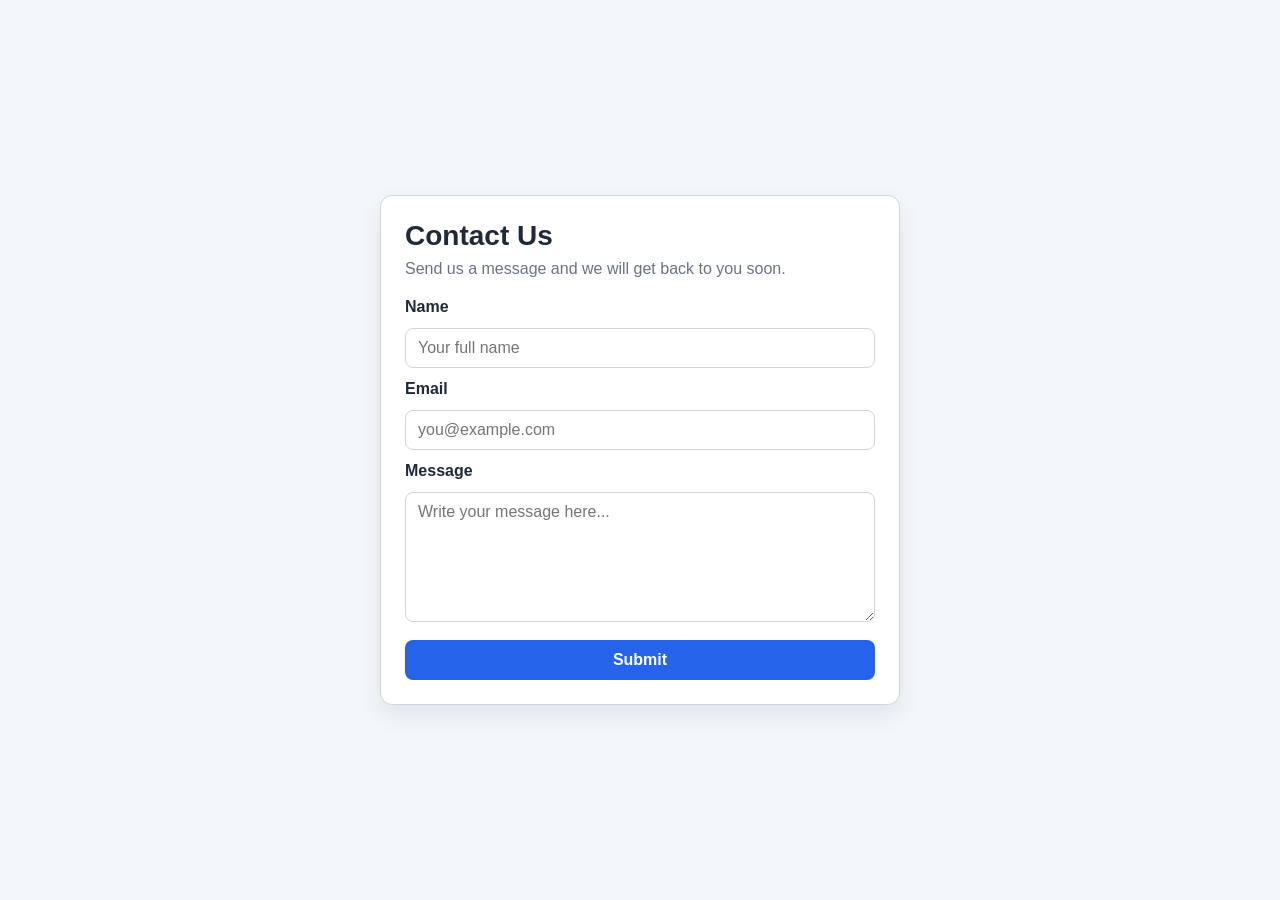
<file: EasyLevel_Tasks/Contact_Form/index.html>
<!DOCTYPE html>
<html lang="en">
<head>
  <meta charset="UTF-8">
  <meta name="viewport" content="width=device-width, initial-scale=1.0">
  <title>Contact Form</title>
  <link rel="stylesheet" href="style.css">
</head>
<body>
  <main class="page">
    <section class="form-card">
      <h1>Contact Us</h1>
      <p class="subtitle">Send us a message and we will get back to you soon.</p>

      <form action="thankyou.html" method="get" class="contact-form">
        <label for="name">Name</label>
        <input type="text" id="name" name="name" placeholder="Your full name" required>

        <label for="email">Email</label>
        <input type="email" id="email" name="email" placeholder="you@example.com" required>

        <label for="message">Message</label>
        <textarea id="message" name="message" rows="6" placeholder="Write your message here..." required></textarea>

        <button type="submit">Submit</button>
      </form>
    </section>
  </main>
</body>
</html>
</file>
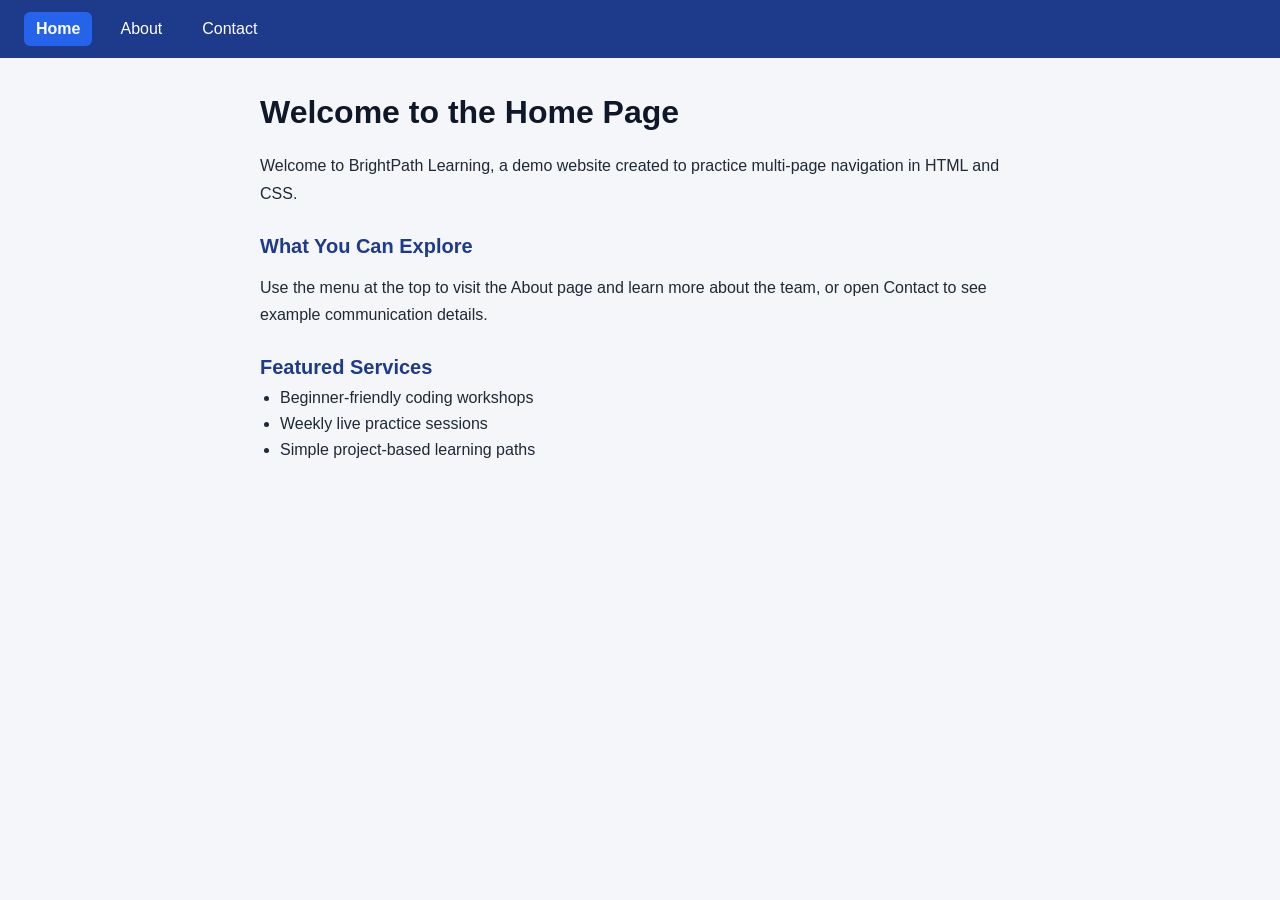
<file: EasyLevel_Tasks/Navigation_Menu/index.html>
<!DOCTYPE html>
<html lang="en">
  <head>
    <meta charset="UTF-8" />
    <meta name="viewport" content="width=device-width, initial-scale=1.0" />
    <title>Home</title>
    <link rel="stylesheet" href="styles.css" />
  </head>
  <body>
    <nav class="navbar">
      <ul class="nav-list">
        <li><a class="active" href="index.html">Home</a></li>
        <li><a href="about.html">About</a></li>
        <li><a href="contact.html">Contact</a></li>
      </ul>
    </nav>

    <main>
      <h1>Welcome to the Home Page</h1>
      <p>
        Welcome to BrightPath Learning, a demo website created to practice
        multi-page navigation in HTML and CSS.
      </p>
      <h2>What You Can Explore</h2>
      <p>
        Use the menu at the top to visit the About page and learn more about
        the team, or open Contact to see example communication details.
      </p>
      <h2>Featured Services</h2>
      <ul>
        <li>Beginner-friendly coding workshops</li>
        <li>Weekly live practice sessions</li>
        <li>Simple project-based learning paths</li>
      </ul>
    </main>
  </body>
</html>
</file>
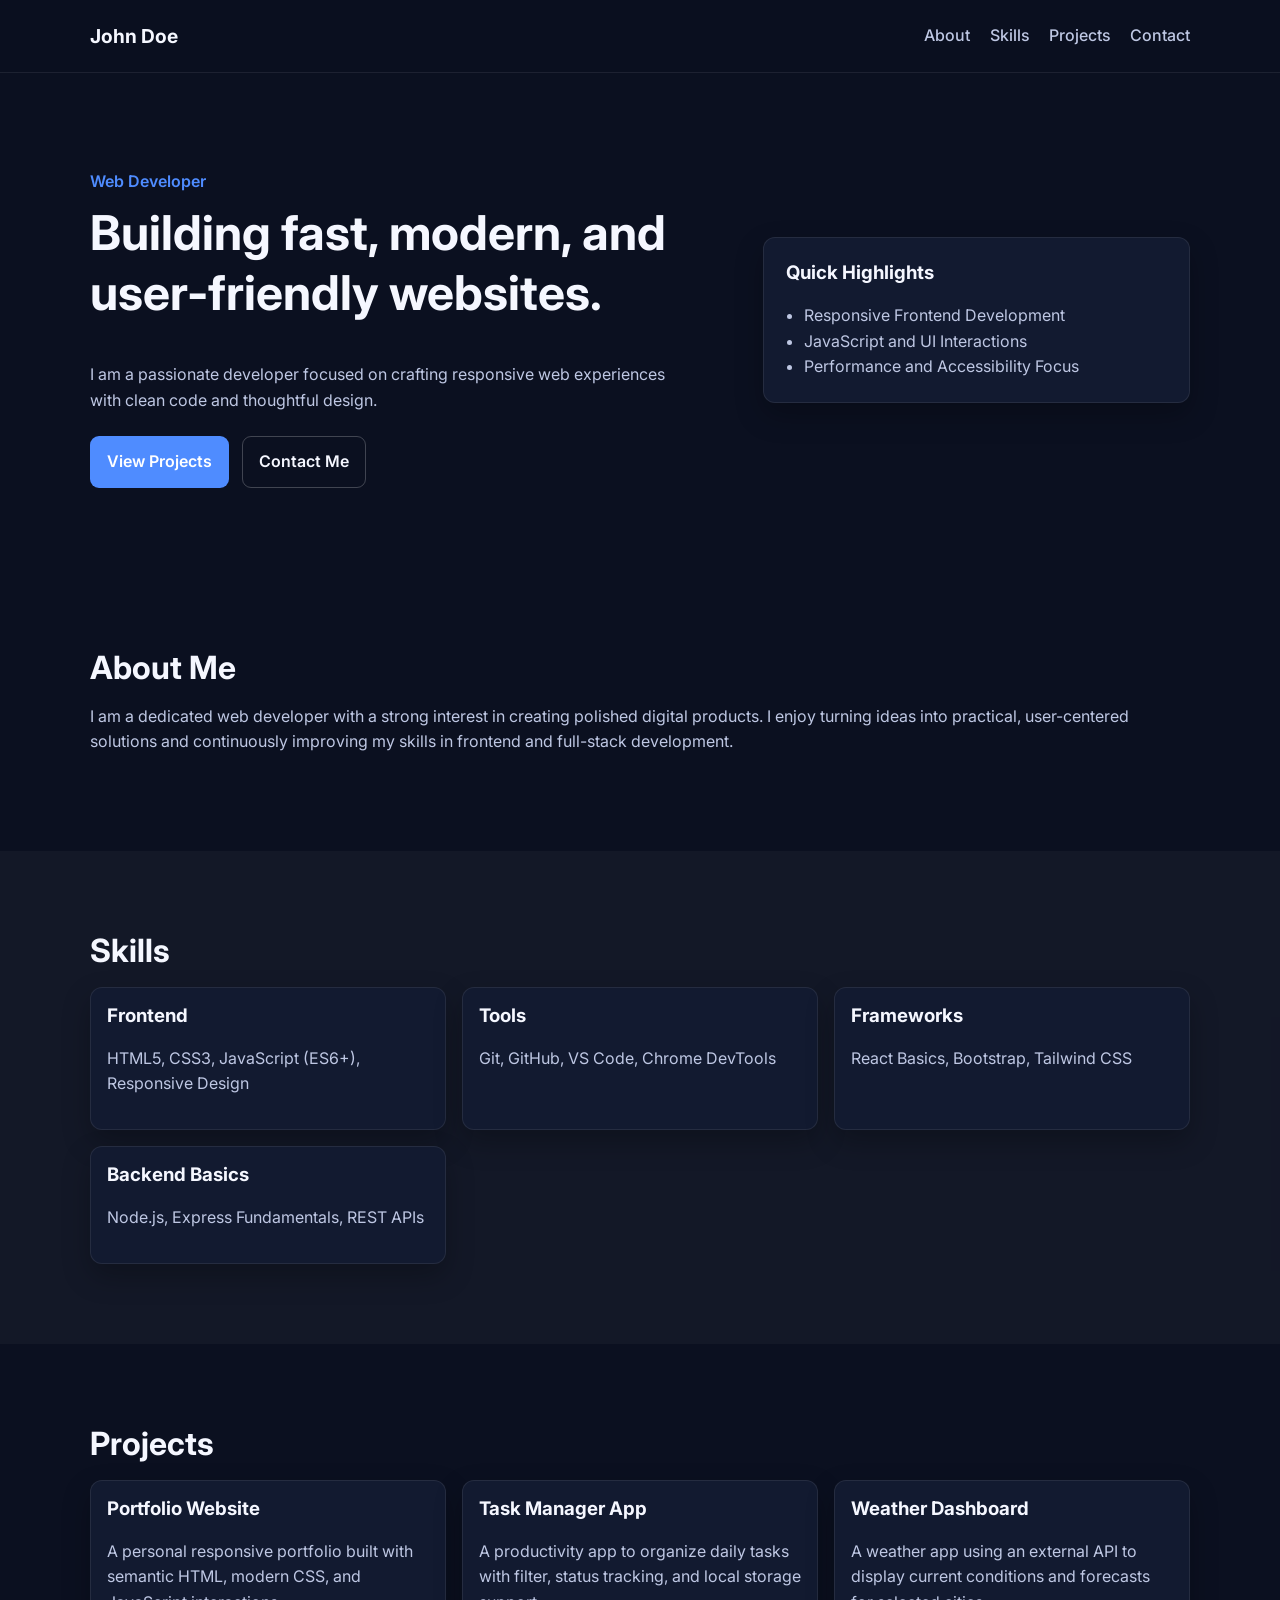
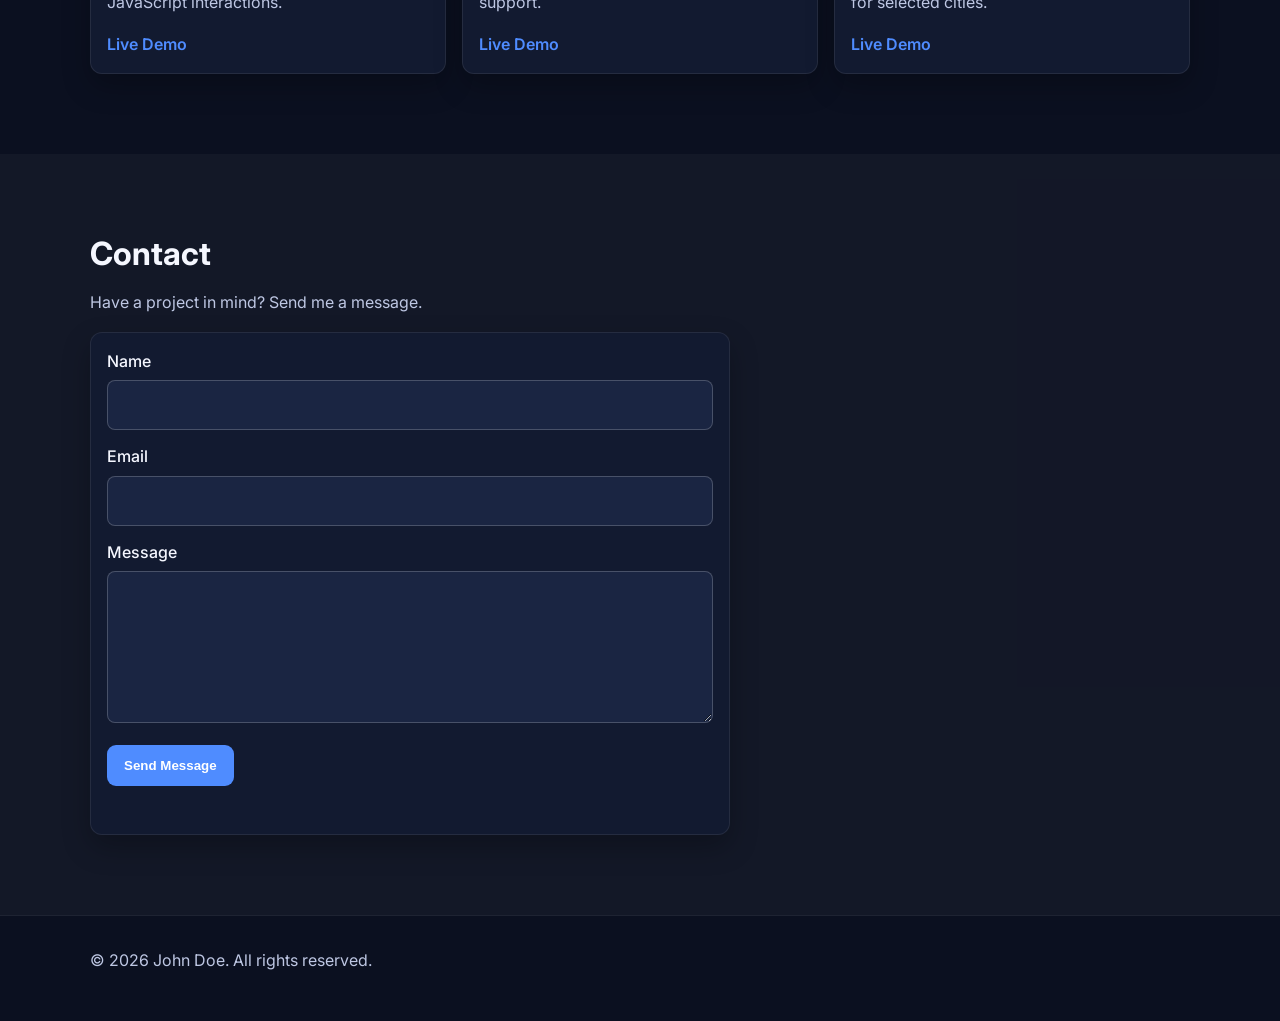
<file: HardLevel_Task/Personal_Portfolio/index.html>
<!DOCTYPE html>
<html lang="en">
<head>
  <meta charset="UTF-8">
  <meta name="viewport" content="width=device-width, initial-scale=1.0">
  <title>Personal Portfolio</title>
  <link rel="preconnect" href="https://fonts.googleapis.com">
  <link rel="preconnect" href="https://fonts.gstatic.com" crossorigin>
  <link href="https://fonts.googleapis.com/css2?family=Inter:wght@400;500;600;700&display=swap" rel="stylesheet">
  <link rel="stylesheet" href="styles.css">
</head>
<body>
  <header class="site-header">
    <div class="container nav-wrap">
      <a class="logo" href="#home">John Doe</a>
      <button id="menuToggle" class="menu-toggle" aria-label="Open navigation menu" aria-expanded="false">
        <span></span><span></span><span></span>
      </button>
      <nav id="siteNav" class="site-nav">
        <a href="#about">About</a>
        <a href="#skills">Skills</a>
        <a href="#projects">Projects</a>
        <a href="#contact">Contact</a>
      </nav>
    </div>
  </header>

  <main id="home">
    <section class="hero section">
      <div class="container hero-grid">
        <div>
          <p class="eyebrow">Web Developer</p>
          <h1>Building fast, modern, and user-friendly websites.</h1>
          <p class="hero-text">
            I am a passionate developer focused on crafting responsive web experiences with clean code and thoughtful design.
          </p>
          <div class="hero-actions">
            <a class="btn btn-primary" href="#projects">View Projects</a>
            <a class="btn btn-secondary" href="#contact">Contact Me</a>
          </div>
        </div>
        <div class="hero-card">
          <h3>Quick Highlights</h3>
          <ul>
            <li>Responsive Frontend Development</li>
            <li>JavaScript and UI Interactions</li>
            <li>Performance and Accessibility Focus</li>
          </ul>
        </div>
      </div>
    </section>

    <section id="about" class="section">
      <div class="container">
        <h2>About Me</h2>
        <p>
          I am a dedicated web developer with a strong interest in creating polished digital products. I enjoy turning ideas
          into practical, user-centered solutions and continuously improving my skills in frontend and full-stack development.
        </p>
      </div>
    </section>

    <section id="skills" class="section alt-bg">
      <div class="container">
        <h2>Skills</h2>
        <div class="skills-grid">
          <article class="skill-card">
            <h3>Frontend</h3>
            <p>HTML5, CSS3, JavaScript (ES6+), Responsive Design</p>
          </article>
          <article class="skill-card">
            <h3>Tools</h3>
            <p>Git, GitHub, VS Code, Chrome DevTools</p>
          </article>
          <article class="skill-card">
            <h3>Frameworks</h3>
            <p>React Basics, Bootstrap, Tailwind CSS</p>
          </article>
          <article class="skill-card">
            <h3>Backend Basics</h3>
            <p>Node.js, Express Fundamentals, REST APIs</p>
          </article>
        </div>
      </div>
    </section>

    <section id="projects" class="section">
      <div class="container">
        <h2>Projects</h2>
        <div class="projects-grid">
          <article class="project-card">
            <h3>Portfolio Website</h3>
            <p>A personal responsive portfolio built with semantic HTML, modern CSS, and JavaScript interactions.</p>
            <a href="#" aria-label="Open Portfolio Website project link">Live Demo</a>
          </article>
          <article class="project-card">
            <h3>Task Manager App</h3>
            <p>A productivity app to organize daily tasks with filter, status tracking, and local storage support.</p>
            <a href="#" aria-label="Open Task Manager project link">Live Demo</a>
          </article>
          <article class="project-card">
            <h3>Weather Dashboard</h3>
            <p>A weather app using an external API to display current conditions and forecasts for selected cities.</p>
            <a href="#" aria-label="Open Weather Dashboard project link">Live Demo</a>
          </article>
        </div>
      </div>
    </section>

    <section id="contact" class="section alt-bg">
      <div class="container">
        <h2>Contact</h2>
        <p>Have a project in mind? Send me a message.</p>
        <form id="contactForm" class="contact-form" novalidate>
          <div class="form-row">
            <label for="name">Name</label>
            <input id="name" name="name" type="text" required>
          </div>
          <div class="form-row">
            <label for="email">Email</label>
            <input id="email" name="email" type="email" required>
          </div>
          <div class="form-row">
            <label for="message">Message</label>
            <textarea id="message" name="message" rows="5" required></textarea>
          </div>
          <button class="btn btn-primary" type="submit">Send Message</button>
          <p id="formStatus" class="form-status" aria-live="polite"></p>
        </form>
      </div>
    </section>
  </main>

  <footer class="site-footer">
    <div class="container">
      <p>&copy; <span id="currentYear"></span> John Doe. All rights reserved.</p>
    </div>
  </footer>

  <script src="script.js"></script>
</body>
</html>
</file>
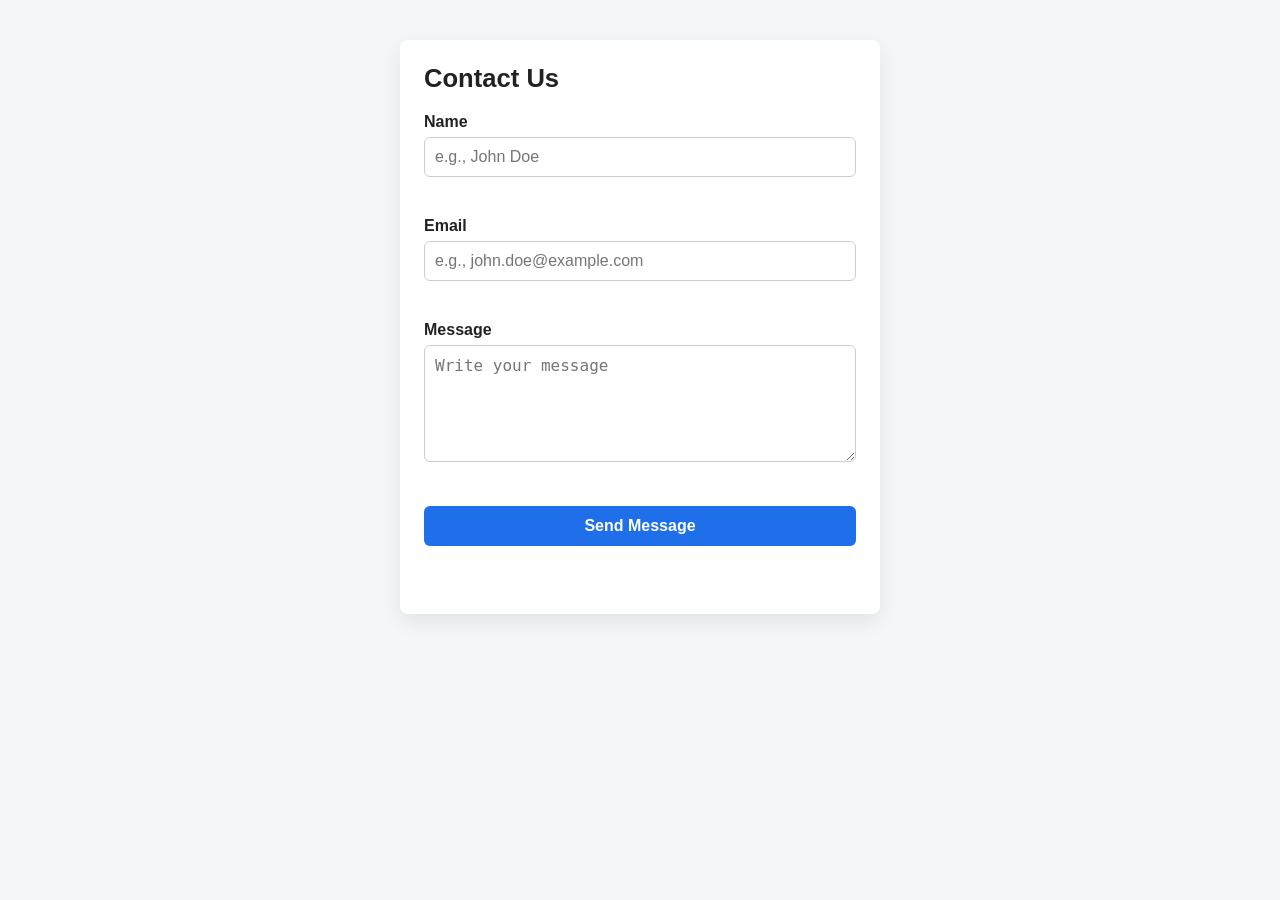
<file: MediumLevel_Tasks/FormValidation_JS/index.html>
<!DOCTYPE html>
<html lang="en">
<head>
  <meta charset="UTF-8">
  <meta name="viewport" content="width=device-width, initial-scale=1.0">
  <title>Contact Form Validation</title>
  <link rel="stylesheet" href="style.css">
</head>
<body>
  <main class="container">
    <h1>Contact Us</h1>
    <form id="contactForm" novalidate>
      <div class="form-group">
        <label for="name">Name</label>
        <input type="text" id="name" name="name" placeholder="e.g., John Doe">
        <small class="error-message" id="nameError"></small>
      </div>

      <div class="form-group">
        <label for="email">Email</label>
        <input type="email" id="email" name="email" placeholder="e.g., john.doe@example.com">
        <small class="error-message" id="emailError"></small>
      </div>

      <div class="form-group">
        <label for="message">Message</label>
        <textarea id="message" name="message" rows="5" placeholder="Write your message"></textarea>
        <small class="error-message" id="messageError"></small>
      </div>

      <button type="submit">Send Message</button>
      <p id="successMessage" class="success-message"></p>
    </form>
  </main>

  <script src="script.js"></script>
</body>
</html>
</file>
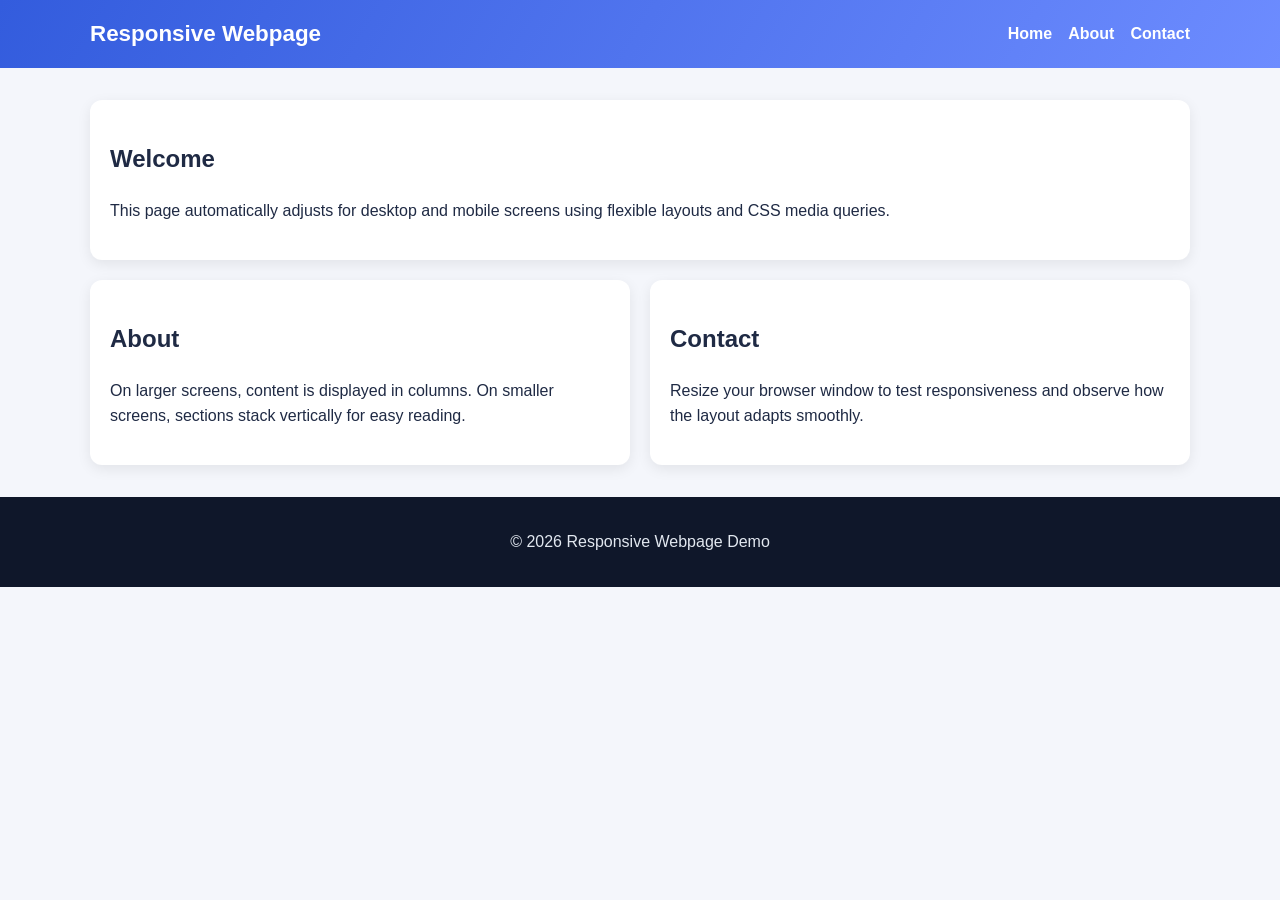
<file: MediumLevel_Tasks/Responsive_WebPage/index.html>
<!DOCTYPE html>
<html lang="en">
<head>
  <meta charset="UTF-8">
  <meta name="viewport" content="width=device-width, initial-scale=1.0">
  <title>Responsive Webpage</title>
  <link rel="stylesheet" href="styles.css">
</head>
<body>
  <header class="site-header">
    <div class="container">
      <h1>Responsive Webpage</h1>
      <nav class="site-nav" aria-label="Main navigation">
        <a href="#home">Home</a>
        <a href="#about">About</a>
        <a href="#contact">Contact</a>
      </nav>
    </div>
  </header>

  <main class="container">
    <section id="home" class="card hero">
      <h2>Welcome</h2>
      <p>
        This page automatically adjusts for desktop and mobile screens using
        flexible layouts and CSS media queries.
      </p>
    </section>

    <section class="grid-sections">
      <article id="about" class="card">
        <h2>About</h2>
        <p>
          On larger screens, content is displayed in columns. On smaller
          screens, sections stack vertically for easy reading.
        </p>
      </article>

      <article id="contact" class="card">
        <h2>Contact</h2>
        <p>
          Resize your browser window to test responsiveness and observe how the
          layout adapts smoothly.
        </p>
      </article>
    </section>
  </main>

  <footer class="site-footer">
    <div class="container">
      <p>&copy; 2026 Responsive Webpage Demo</p>
    </div>
  </footer>
</body>
</html>
</file>
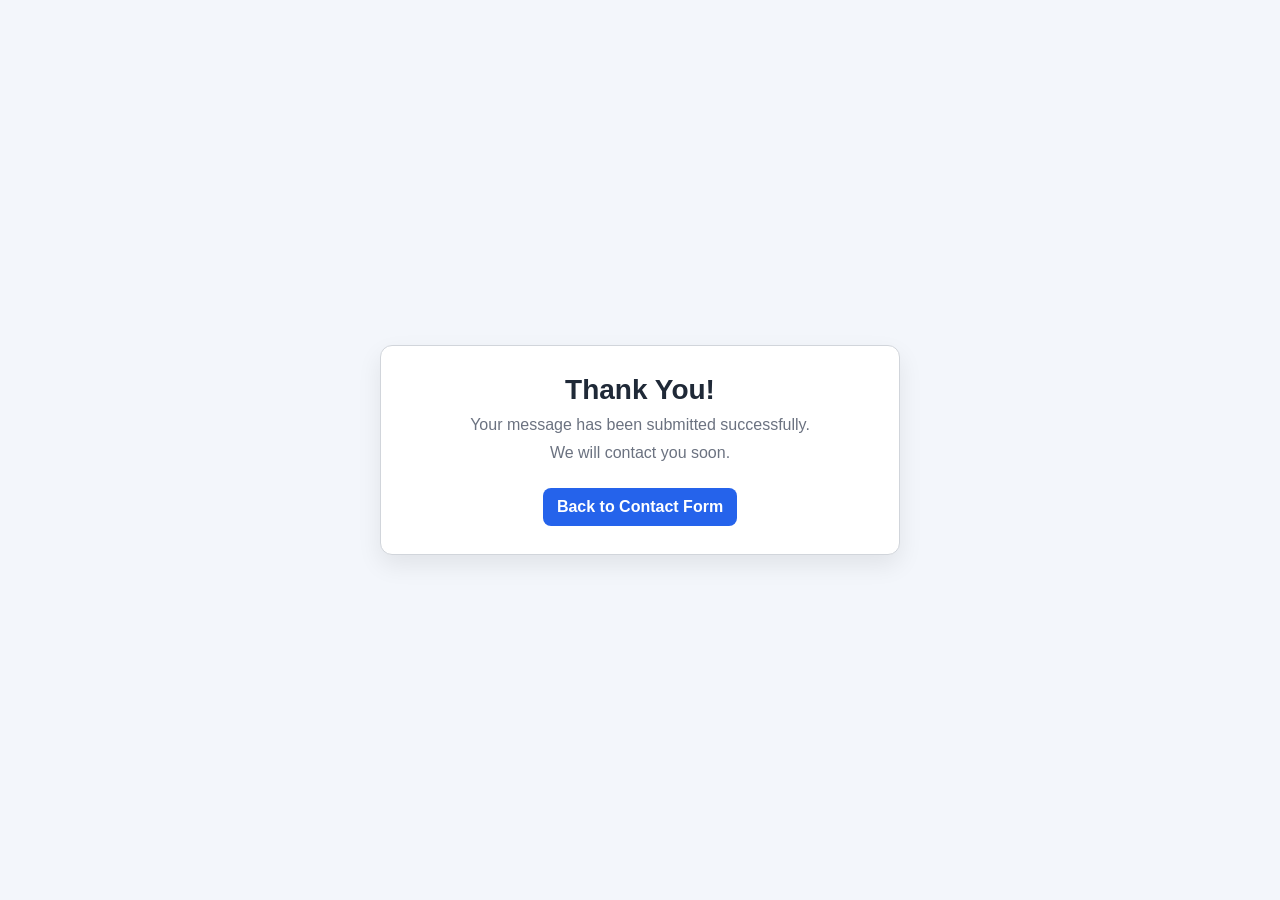
<file: EasyLevel_Tasks/Contact_Form/thankyou.html>
<!DOCTYPE html>
<html lang="en">
<head>
  <meta charset="UTF-8">
  <meta name="viewport" content="width=device-width, initial-scale=1.0">
  <title>Thank You</title>
  <link rel="stylesheet" href="style.css">
</head>
<body>
  <main class="page">
    <section class="message-card">
      <h1>Thank You!</h1>
      <p>Your message has been submitted successfully.</p>
      <p>We will contact you soon.</p>
      <a class="back-link" href="index.html">Back to Contact Form</a>
    </section>
  </main>
</body>
</html>
</file>
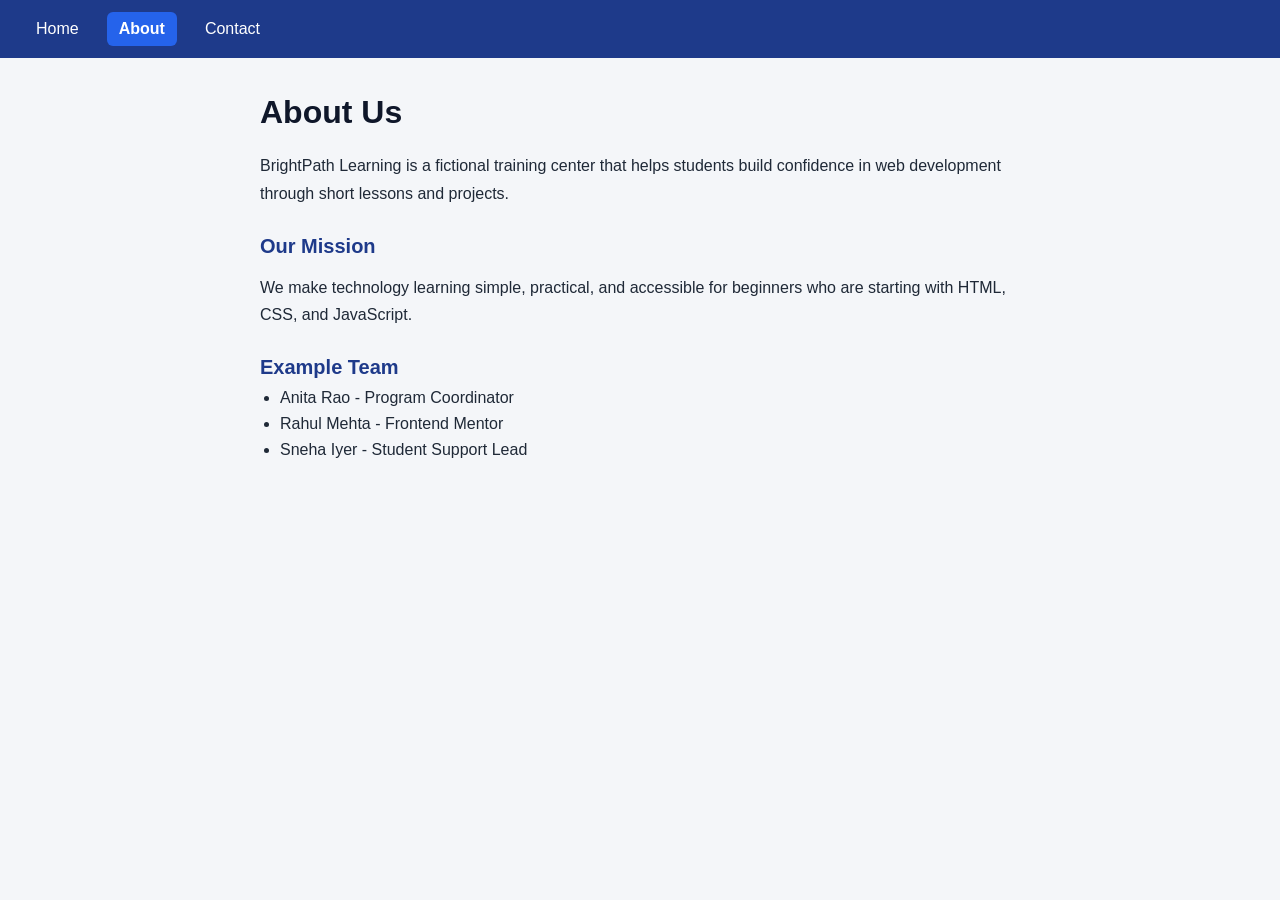
<file: EasyLevel_Tasks/Navigation_Menu/about.html>
<!DOCTYPE html>
<html lang="en">
  <head>
    <meta charset="UTF-8" />
    <meta name="viewport" content="width=device-width, initial-scale=1.0" />
    <title>About</title>
    <link rel="stylesheet" href="styles.css" />
  </head>
  <body>
    <nav class="navbar">
      <ul class="nav-list">
        <li><a href="index.html">Home</a></li>
        <li><a class="active" href="about.html">About</a></li>
        <li><a href="contact.html">Contact</a></li>
      </ul>
    </nav>

    <main>
      <h1>About Us</h1>
      <p>
        BrightPath Learning is a fictional training center that helps students
        build confidence in web development through short lessons and projects.
      </p>
      <h2>Our Mission</h2>
      <p>
        We make technology learning simple, practical, and accessible for
        beginners who are starting with HTML, CSS, and JavaScript.
      </p>
      <h2>Example Team</h2>
      <ul>
        <li>Anita Rao - Program Coordinator</li>
        <li>Rahul Mehta - Frontend Mentor</li>
        <li>Sneha Iyer - Student Support Lead</li>
      </ul>
    </main>
  </body>
</html>
</file>
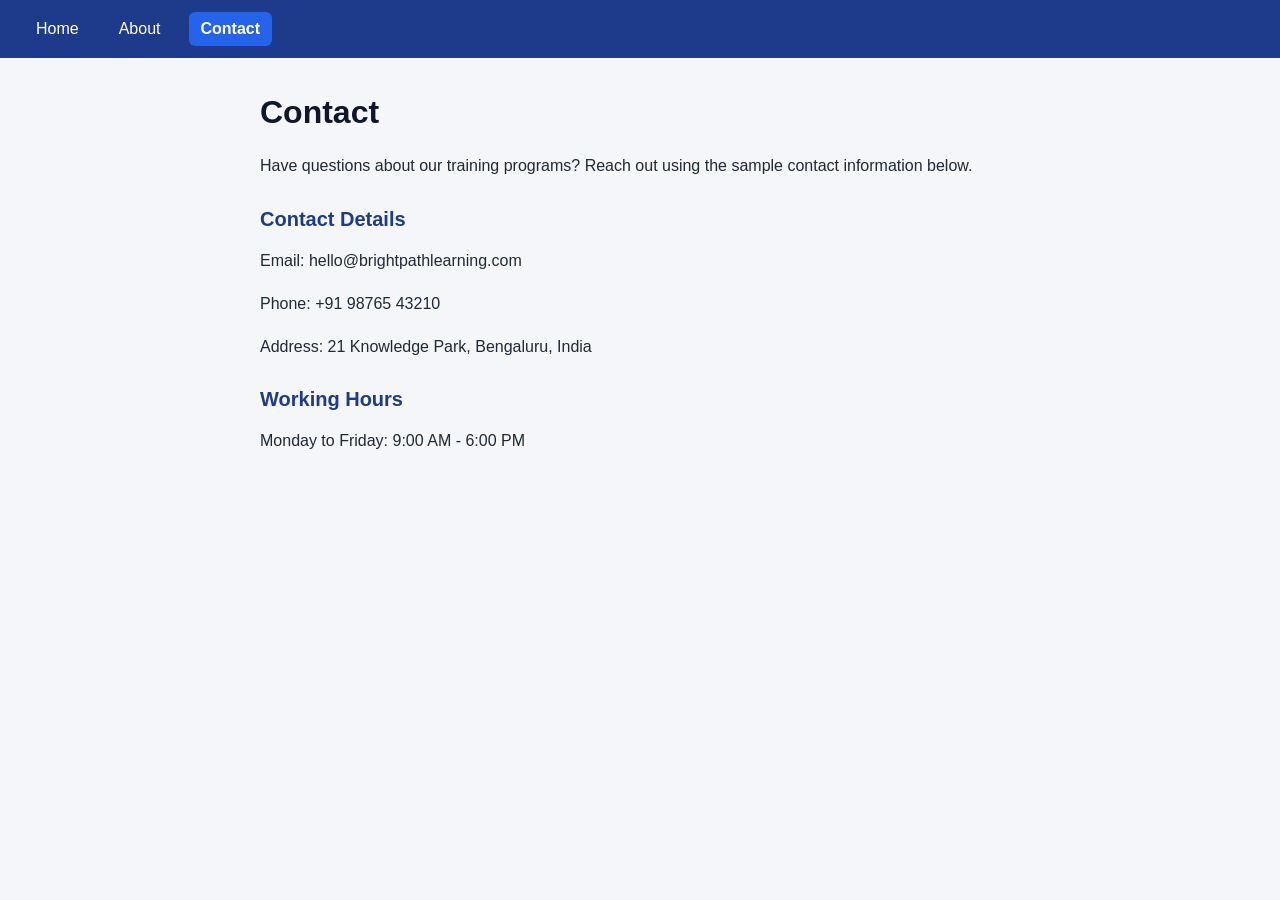
<file: EasyLevel_Tasks/Navigation_Menu/contact.html>
<!DOCTYPE html>
<html lang="en">
  <head>
    <meta charset="UTF-8" />
    <meta name="viewport" content="width=device-width, initial-scale=1.0" />
    <title>Contact</title>
    <link rel="stylesheet" href="styles.css" />
  </head>
  <body>
    <nav class="navbar">
      <ul class="nav-list">
        <li><a href="index.html">Home</a></li>
        <li><a href="about.html">About</a></li>
        <li><a class="active" href="contact.html">Contact</a></li>
      </ul>
    </nav>

    <main>
      <h1>Contact</h1>
      <p>
        Have questions about our training programs? Reach out using the sample
        contact information below.
      </p>
      <h2>Contact Details</h2>
      <p>Email: hello@brightpathlearning.com</p>
      <p>Phone: +91 98765 43210</p>
      <p>Address: 21 Knowledge Park, Bengaluru, India</p>
      <h2>Working Hours</h2>
      <p>Monday to Friday: 9:00 AM - 6:00 PM</p>
    </main>
  </body>
</html>
</file>
<file: EasyLevel_Tasks/Contact_Form/style.css>
:root {
  --bg: #f3f6fb;
  --card: #ffffff;
  --text: #1f2937;
  --muted: #6b7280;
  --border: #d1d5db;
  --accent: #2563eb;
  --accent-hover: #1d4ed8;
}

* {
  box-sizing: border-box;
}

body {
  margin: 0;
  font-family: Arial, Helvetica, sans-serif;
  background: var(--bg);
  color: var(--text);
}

.page {
  min-height: 100vh;
  display: grid;
  place-items: center;
  padding: 24px;
}

.form-card {
  width: 100%;
  max-width: 520px;
  background: var(--card);
  border: 1px solid var(--border);
  border-radius: 12px;
  padding: 24px;
  box-shadow: 0 10px 25px rgba(0, 0, 0, 0.08);
}

h1 {
  margin: 0 0 8px;
  font-size: 1.75rem;
}

.subtitle {
  margin: 0 0 20px;
  color: var(--muted);
}

.contact-form {
  display: grid;
  gap: 12px;
}

label {
  font-weight: 600;
}

input,
textarea {
  width: 100%;
  padding: 10px 12px;
  border: 1px solid var(--border);
  border-radius: 8px;
  font-size: 1rem;
  font-family: inherit;
}

input:focus,
textarea:focus {
  border-color: var(--accent);
  outline: 2px solid rgba(37, 99, 235, 0.2);
}

button {
  margin-top: 6px;
  border: none;
  background: var(--accent);
  color: #ffffff;
  padding: 11px 16px;
  border-radius: 8px;
  font-size: 1rem;
  font-weight: 600;
  cursor: pointer;
}

button:hover {
  background: var(--accent-hover);
}

.message-card {
  width: 100%;
  max-width: 520px;
  background: var(--card);
  border: 1px solid var(--border);
  border-radius: 12px;
  padding: 28px 24px;
  text-align: center;
  box-shadow: 0 10px 25px rgba(0, 0, 0, 0.08);
}

.message-card p {
  margin: 10px 0;
  color: var(--muted);
}

.back-link {
  display: inline-block;
  margin-top: 16px;
  text-decoration: none;
  background: var(--accent);
  color: #ffffff;
  padding: 10px 14px;
  border-radius: 8px;
  font-weight: 600;
}

.back-link:hover {
  background: var(--accent-hover);
}
</file>
<file: EasyLevel_Tasks/Navigation_Menu/styles.css>
* {
  box-sizing: border-box;
}

body {
  margin: 0;
  font-family: Arial, sans-serif;
  background-color: #f4f6f9;
  color: #1f2937;
}

.navbar {
  background-color: #1e3a8a;
  padding: 12px 24px;
}

.nav-list {
  list-style: none;
  margin: 0;
  padding: 0;
  display: flex;
  gap: 16px;
}

.nav-list a {
  color: #ffffff;
  text-decoration: none;
  padding: 8px 12px;
  border-radius: 6px;
  display: inline-block;
}

.nav-list a:hover {
  background-color: #1d4ed8;
}

.nav-list a.active {
  background-color: #2563eb;
  font-weight: bold;
}

main {
  max-width: 800px;
  margin: 36px auto;
  padding: 0 20px;
}

h1 {
  margin-top: 0;
  color: #0f172a;
}

h2 {
  margin-top: 28px;
  margin-bottom: 10px;
  color: #1e3a8a;
  font-size: 1.25rem;
}

p {
  line-height: 1.7;
  margin-bottom: 12px;
}

main ul {
  margin-top: 8px;
  padding-left: 20px;
}

main li {
  margin-bottom: 8px;
}
</file>
<file: HardLevel_Task/Personal_Portfolio/styles.css>
:root {
  --bg: #0b1020;
  --surface: #121a30;
  --surface-2: #1a2542;
  --text: #f5f7ff;
  --muted: #bec7e3;
  --primary: #4f8cff;
  --primary-strong: #2f6cf2;
  --max-width: 1100px;
  --radius: 12px;
  --shadow: 0 12px 28px rgba(0, 0, 0, 0.25);
}

*,
*::before,
*::after {
  box-sizing: border-box;
}

html {
  scroll-behavior: smooth;
}

body {
  margin: 0;
  font-family: "Inter", Arial, sans-serif;
  background: var(--bg);
  color: var(--text);
  line-height: 1.6;
}

.container {
  width: min(92%, var(--max-width));
  margin: 0 auto;
}

.section {
  padding: 5rem 0;
}

.alt-bg {
  background: rgba(255, 255, 255, 0.03);
}

h1,
h2,
h3 {
  line-height: 1.25;
  margin-top: 0;
}

h1 {
  font-size: clamp(1.9rem, 4vw, 3rem);
}

h2 {
  font-size: clamp(1.5rem, 2.6vw, 2rem);
  margin-bottom: 1rem;
}

p {
  color: var(--muted);
}

.site-header {
  position: sticky;
  top: 0;
  z-index: 40;
  backdrop-filter: blur(10px);
  background: rgba(11, 16, 32, 0.8);
  border-bottom: 1px solid rgba(255, 255, 255, 0.08);
}

.nav-wrap {
  display: flex;
  align-items: center;
  justify-content: space-between;
  min-height: 72px;
}

.logo {
  color: var(--text);
  text-decoration: none;
  font-weight: 700;
  font-size: 1.2rem;
}

.site-nav {
  display: flex;
  gap: 1.2rem;
}

.site-nav a {
  color: var(--muted);
  text-decoration: none;
  font-weight: 500;
}

.site-nav a:hover {
  color: var(--text);
}

.menu-toggle {
  display: none;
  background: transparent;
  border: 0;
  cursor: pointer;
  padding: 0.3rem;
}

.menu-toggle span {
  display: block;
  width: 24px;
  height: 2px;
  margin: 5px 0;
  background: var(--text);
}

.hero-grid {
  display: grid;
  grid-template-columns: 1.2fr 0.8fr;
  gap: 2rem;
  align-items: center;
}

.eyebrow {
  color: var(--primary);
  font-weight: 600;
  margin-bottom: 0.5rem;
}

.hero-text {
  max-width: 60ch;
}

.hero-actions {
  margin-top: 1.4rem;
  display: flex;
  gap: 0.8rem;
  flex-wrap: wrap;
}

.btn {
  display: inline-block;
  padding: 0.75rem 1rem;
  border-radius: 9px;
  text-decoration: none;
  font-weight: 600;
  border: 1px solid transparent;
  transition: all 0.2s ease;
  cursor: pointer;
}

.btn-primary {
  background: var(--primary);
  color: #fff;
}

.btn-primary:hover {
  background: var(--primary-strong);
}

.btn-secondary {
  border-color: rgba(255, 255, 255, 0.22);
  color: var(--text);
}

.btn-secondary:hover {
  border-color: rgba(255, 255, 255, 0.4);
}

.hero-card,
.skill-card,
.project-card,
.contact-form {
  background: var(--surface);
  border: 1px solid rgba(255, 255, 255, 0.08);
  border-radius: var(--radius);
  box-shadow: var(--shadow);
}

.hero-card {
  padding: 1.4rem;
}

.hero-card ul {
  margin: 0.6rem 0 0;
  padding-left: 1.1rem;
  color: var(--muted);
}

.skills-grid,
.projects-grid {
  display: grid;
  grid-template-columns: repeat(3, minmax(0, 1fr));
  gap: 1rem;
}

.skill-card,
.project-card {
  padding: 1rem;
}

.project-card a {
  color: var(--primary);
  text-decoration: none;
  font-weight: 600;
}

.project-card a:hover {
  color: #9ec0ff;
}

.contact-form {
  margin-top: 1rem;
  max-width: 640px;
  padding: 1rem;
}

.form-row {
  margin-bottom: 0.9rem;
}

label {
  display: block;
  margin-bottom: 0.35rem;
  font-weight: 500;
}

input,
textarea {
  width: 100%;
  padding: 0.7rem;
  border-radius: 8px;
  border: 1px solid rgba(255, 255, 255, 0.2);
  background: var(--surface-2);
  color: var(--text);
  font: inherit;
}

input:focus,
textarea:focus {
  outline: 2px solid rgba(79, 140, 255, 0.4);
  border-color: var(--primary);
}

.form-status {
  margin: 0.75rem 0 0;
  min-height: 1.2rem;
  font-size: 0.95rem;
}

.form-status.success {
  color: #88f4b0;
}

.form-status.error {
  color: #ff9e9e;
}

.site-footer {
  border-top: 1px solid rgba(255, 255, 255, 0.08);
  padding: 1rem 0 2rem;
}

@media (max-width: 900px) {
  .hero-grid,
  .skills-grid,
  .projects-grid {
    grid-template-columns: 1fr 1fr;
  }
}

@media (max-width: 700px) {
  .section {
    padding: 4rem 0;
  }

  .menu-toggle {
    display: block;
  }

  .site-nav {
    position: absolute;
    right: 4%;
    top: 72px;
    width: min(250px, 92vw);
    display: none;
    flex-direction: column;
    gap: 0;
    background: var(--surface);
    border: 1px solid rgba(255, 255, 255, 0.1);
    border-radius: 10px;
    overflow: hidden;
  }

  .site-nav.show {
    display: flex;
  }

  .site-nav a {
    padding: 0.8rem 1rem;
    border-bottom: 1px solid rgba(255, 255, 255, 0.08);
  }

  .site-nav a:last-child {
    border-bottom: 0;
  }

  .hero-grid,
  .skills-grid,
  .projects-grid {
    grid-template-columns: 1fr;
  }
}
</file>
<file: MediumLevel_Tasks/FormValidation_JS/style.css>
* {
  box-sizing: border-box;
}

body {
  margin: 0;
  font-family: Arial, sans-serif;
  background: #f4f6f8;
  color: #222;
}

.container {
  max-width: 480px;
  margin: 40px auto;
  background: #fff;
  padding: 24px;
  border-radius: 8px;
  box-shadow: 0 8px 20px rgba(0, 0, 0, 0.08);
}

h1 {
  margin-top: 0;
  margin-bottom: 20px;
  font-size: 1.6rem;
}

.form-group {
  margin-bottom: 16px;
}

label {
  display: block;
  margin-bottom: 6px;
  font-weight: 600;
}

input,
textarea {
  width: 100%;
  padding: 10px;
  border: 1px solid #c8ced4;
  border-radius: 6px;
  font-size: 1rem;
}

input:focus,
textarea:focus {
  border-color: #1f6feb;
  outline: none;
}

input.error,
textarea.error {
  border-color: #d93025;
}

.error-message {
  display: block;
  min-height: 18px;
  margin-top: 6px;
  color: #d93025;
  font-size: 0.85rem;
}

button {
  width: 100%;
  padding: 11px;
  border: none;
  border-radius: 6px;
  background: #1f6feb;
  color: #fff;
  font-size: 1rem;
  font-weight: 600;
  cursor: pointer;
}

button:hover {
  background: #185ec7;
}

.success-message {
  min-height: 18px;
  margin-top: 12px;
  color: #1a7f37;
  font-size: 0.9rem;
}
</file>
<file: MediumLevel_Tasks/Responsive_WebPage/styles.css>
:root {
  --bg: #f4f6fb;
  --text: #1f2a44;
  --primary: #335cdd;
  --card-bg: #ffffff;
  --footer-bg: #0f172a;
  --footer-text: #e2e8f0;
}

* {
  box-sizing: border-box;
}

body {
  margin: 0;
  font-family: Arial, Helvetica, sans-serif;
  line-height: 1.6;
  color: var(--text);
  background-color: var(--bg);
}

.container {
  width: min(1100px, 92%);
  margin: 0 auto;
}

.site-header {
  background: linear-gradient(120deg, #335cdd, #6d8cff);
  color: #ffffff;
  padding: 1rem 0;
}

.site-header .container {
  display: flex;
  justify-content: space-between;
  align-items: center;
  gap: 1rem;
}

.site-header h1 {
  margin: 0;
  font-size: 1.4rem;
}

.site-nav {
  display: flex;
  gap: 1rem;
}

.site-nav a {
  color: #ffffff;
  text-decoration: none;
  font-weight: 600;
}

main {
  padding: 2rem 0;
}

.card {
  background-color: var(--card-bg);
  border-radius: 12px;
  padding: 1.25rem;
  box-shadow: 0 4px 14px rgba(0, 0, 0, 0.08);
}

.hero {
  margin-bottom: 1.25rem;
}

.grid-sections {
  display: grid;
  grid-template-columns: 1fr 1fr;
  gap: 1.25rem;
}

.site-footer {
  background-color: var(--footer-bg);
  color: var(--footer-text);
  padding: 1rem 0;
  text-align: center;
}

/* Media query for tablets and smaller devices */
@media (max-width: 768px) {
  .site-header .container {
    flex-direction: column;
    align-items: flex-start;
  }

  .site-nav {
    flex-wrap: wrap;
    gap: 0.75rem;
  }

  .grid-sections {
    grid-template-columns: 1fr;
  }
}

/* Media query for small mobile devices */
@media (max-width: 480px) {
  .site-header h1 {
    font-size: 1.15rem;
  }

  .card {
    padding: 1rem;
  }
}
</file>
